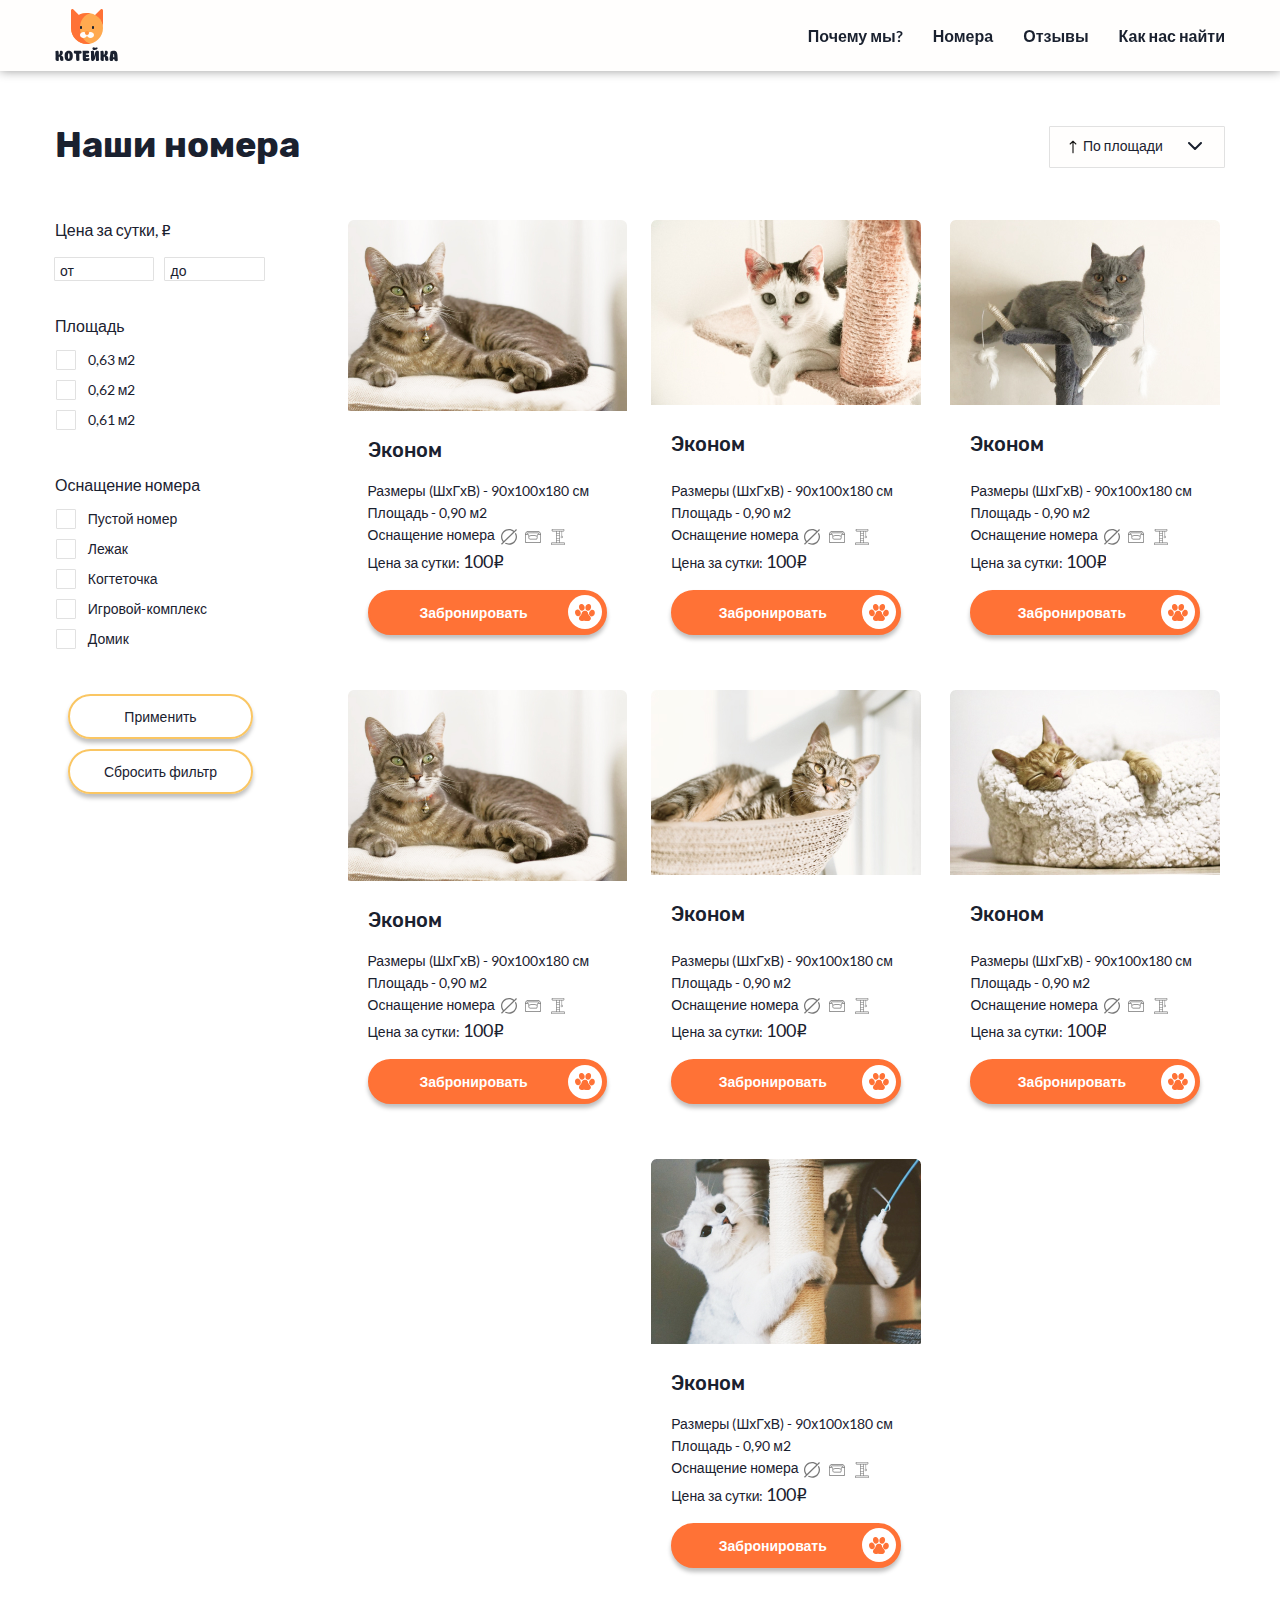
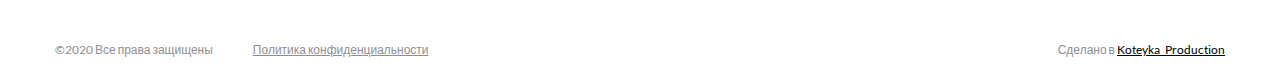
<file: index.html>
<!doctype html>
<html lang="ru">
<head>
    <meta charset="UTF-8">
    <meta name="viewport"
          content="width=device-width, user-scalable=no, initial-scale=1.0, maximum-scale=1.0, minimum-scale=1.0">
    <meta http-equiv="X-UA-Compatible" content="ie=edge">
    <title>Атель для котеек</title>
    <link rel="stylesheet" href="./css/reset.css">
    <link rel="stylesheet" href="./fonts/Lato/stylesheet.css">
    <link rel="stylesheet" href="./fonts/Rubik/stylesheet.css">
    <link rel="stylesheet" href="./fonts/ALSRubl/stylesheet.css">
    <link rel="stylesheet" href="./css/style.css">
</head>
<body>
    <div class="page">
        <div class="header">
            <div class="page__container page__container--header">
                <div class="header__logo" id="js-logo">
                    <a href="/">
                        <img src="./images/logo.svg" alt="Котейки">
                    </a>
                </div>
                <div class="nav">
                    <ul class="menu">
                        <li class="menu__list menu__list--active">Почему мы?</li>
                        <li class="menu__list">Номера</li>
                        <li class="menu__list">Отзывы</li>
                        <li class="menu__list">Как нас найти</li>
                    </ul>
                </div>
            </div>
        </div>
        <div class="main">
            <div class="page__container">
                <div class="page__title page-head">
                    <h1 class="page-head__title">Наши номера</h1>
                    <div class="page-head__additional">
                        <div class="sorting">
                            <div class="sorting__list" id="js-sorting__list">
                                <div class="sorting__item" data-value="su" tabindex="0" style="display: block;">
                                    <i class="icon icon--list icon--up"></i>
                                    По площади
                                </div>
                                <div class="sorting__item" data-value="sd" tabindex="0">
                                    <i class="icon icon--list icon--down"></i>
                                    По площади
                                </div>
                                <div class="sorting__item" data-value="pu" tabindex="0">
                                    <i class="icon icon--list icon--up"></i>
                                    По цене
                                </div>
                                <div class="sorting__item" data-value="pd" tabindex="0">
                                    <i class="icon icon--list icon--down"></i>
                                    По цене
                                </div>
                            </div>
                            <div class="sorting__marker sorting__marker--active">
                                <i clas="icon icon--list icon--downmenu"></i>
                            </div>
                        </div>
                    </div>
                </div>
                <div class="page__aside">
                    <div class="filter">
                        <div class="filter__group">
                            <div class="filter__name">Цена за сутки, <i class="ruble">Р</i></div>
                            <div class="filter__row">
                                <div class="filter__col">
                                    <i class="range range--down"></i><input type="text" class="input input--range">
                                </div>
                                <div class="filter__col">
                                    <i class="range range--up"></i><input type="text" class="input input--range">
                                </div>
                            </div>
                        </div>
                        <div class="filter__group">
                            <div class="filter__name">Площадь</div>
                            <div class="filter__check">
                                <input type="checkbox" class="input" id="s1">
                                <label class="filter__label" for="s1">0,63 м<sup>2</sup></label>
                            </div>
                            <div class="filter__check">
                                <input type="checkbox" class="input" id="s2">
                                <label class="filter__label" for="s2">0,62 м<sup>2</sup></label>
                            </div>
                            <div class="filter__check">
                                <input type="checkbox" class="input" id="s3">
                                <label class="filter__label" for="s3">0,61 м<sup>2</sup></label>
                            </div>
                        </div>
                        <div class="filter__group">
                            <div class="filter__name">Оснащение номера</div>
                            <div class="filter__check">
                                <input type="checkbox" class="input" id="dop1">
                                <label class="filter__label" for="dop1">Пустой номер</label>
                            </div>
                            <div class="filter__check">
                                <input type="checkbox" class="input" id="dop2">
                                <label class="filter__label" for="dop2">Лежак</label>
                            </div>
                            <div class="filter__check">
                                <input type="checkbox" class="input" id="dop3">
                                <label class="filter__label" for="dop3">Когтеточка</label>
                            </div>
                            <div class="filter__check">
                                <input type="checkbox" class="input" id="dop4">
                                <label class="filter__label" for="dop4">Игровой-комплекс</label>
                            </div>
                            <div class="filter__check">
                                <input type="checkbox" class="input" id="dop5">
                                <label class="filter__label" for="dop5">Домик</label>
                            </div>
                        </div>
                        <div class="filter__actions">
                            <div class="filter__btn btn" tabindex="0">Применить</div>
                            <div class="filter__btn btn" tabindex="0">Сбросить фильтр</div>
                        </div>
                    </div>
                </div>
                <div class="page__content">
                    <div class="catalog">
                        <div class="catalog__list">
                            <div class="catalog__card">
                                <div class="card">
                                    <div class="card__view">
                                        <picture>
                                            <img src="./images/card_preview/catalog-img-1.jpg" alt="Кот в эконом">
                                        </picture>
                                    </div>
                                    <div class="card__info">
                                    <div class="card__title">Эконом</div>
                                    <ul class="card__list">
                                        <li class="card__group">
                                            <span class="card__param">Размеры (ШхГхВ)</span>
                                            <span class="card__value">90х100х180 см</span>
                                        </li>
                                        <li class="card__group">
                                            <span class="card__param">Площадь</span>
                                            <span class="card__value">0,90 м2</span>
                                        </li>
                                        <li class="card__group">
                                            <span class="card__param card__param--clear">Оснащение номера</span>
                                            <span class="card__value">
                                                <i class="card__icon icon icon--add1" title="Не одиночный"></i>
                                                <i class="card__icon icon icon--add2" title="Пустой номер"></i>
                                                <i class="card__icon icon icon--add3" title="Когтечка"></i>
                                            </span>
                                        </li>
                                        <li class="card__group">
                                            <span class="card__param card__param--price">Цена за сутки</span>
                                            <span class="card__value card__value--price">100<i class="ruble">Р</i></span>
                                        </li>
                                    </ul>
                                    <div class="card__actions">
                                        <div class="card__btn btn" tabindex="0">
                                            Забронировать
                                            <i class="cat-icon"></i>
                                        </div>
                                    </div>
                                </div>
                                </div>
                            </div>
                            <div class="catalog__card">
                                <div class="card">
                                    <div class="card__view">
                                        <picture>
                                            <img src="./images/card_preview/catalog-img-2.jpg" alt="Кот в эконом">
                                        </picture>
                                    </div>
                                    <div class="card__info">
                                    <div class="card__title">Эконом</div>
                                    <ul class="card__list">
                                        <li class="card__group">
                                            <span class="card__param">Размеры (ШхГхВ)</span>
                                            <span class="card__value">90х100х180 см</span>
                                        </li>
                                        <li class="card__group">
                                            <span class="card__param">Площадь</span>
                                            <span class="card__value">0,90 м2</span>
                                        </li>
                                        <li class="card__group">
                                            <span class="card__param  card__param--clear">Оснащение номера</span>
                                            <span class="card__value">
                                                <i class="card__icon icon icon--add1"></i>
                                                <i class="card__icon icon icon--add2"></i>
                                                <i class="card__icon icon icon--add3"></i>
                                            </span>
                                        </li>
                                        <li class="card__group">
                                            <span class="card__param card__param--price">Цена за сутки</span>
                                            <span class="card__value card__value--price">100<i class="ruble">Р</i></span>
                                        </li>
                                    </ul>
                                    <div class="card__actions">
                                        <div class="card__btn btn" tabindex="0">
                                            Забронировать
                                            <i class="cat-icon"></i>
                                        </div>
                                    </div>
                                </div>
                                </div>
                            </div>
                            <div class="catalog__card">
                                <div class="card">
                                    <div class="card__view">
                                        <picture>
                                            <img src="./images/card_preview/catalog-img-3.jpg" alt="Кот в эконом">
                                        </picture>
                                    </div>
                                    <div class="card__info">
                                    <div class="card__title">Эконом</div>
                                    <ul class="card__list">
                                        <li class="card__group">
                                            <span class="card__param">Размеры (ШхГхВ)</span>
                                            <span class="card__value">90х100х180 см</span>
                                        </li>
                                        <li class="card__group">
                                            <span class="card__param">Площадь</span>
                                            <span class="card__value">0,90 м2</span>
                                        </li>
                                        <li class="card__group">
                                            <span class="card__param  card__param--clear">Оснащение номера</span>
                                            <span class="card__value">
                                                <i class="card__icon icon icon--add1"></i>
                                                <i class="card__icon icon icon--add2"></i>
                                                <i class="card__icon icon icon--add3"></i>
                                            </span>
                                        </li>
                                        <li class="card__group">
                                            <span class="card__param card__param--price">Цена за сутки</span>
                                            <span class="card__value card__value--price">100<i class="ruble">Р</i></span>
                                        </li>
                                    </ul>
                                    <div class="card__actions">
                                        <div class="card__btn btn" tabindex="0">
                                            Забронировать
                                            <i class="cat-icon"></i>
                                        </div>
                                    </div>
                                </div>
                                </div>
                            </div>
                            <div class="catalog__card">
                                <div class="card">
                                    <div class="card__view">
                                        <img src="./images/card_preview/catalog-img-1.jpg" alt="Кот в эконом">
                                    </div>
                                    <div class="card__info">
                                    <div class="card__title">Эконом</div>
                                    <ul class="card__list">
                                        <li class="card__group">
                                            <span class="card__param">Размеры (ШхГхВ)</span>
                                            <span class="card__value">90х100х180 см</span>
                                        </li>
                                        <li class="card__group">
                                            <span class="card__param">Площадь</span>
                                            <span class="card__value">0,90 м2</span>
                                        </li>
                                        <li class="card__group">
                                            <span class="card__param  card__param--clear">Оснащение номера</span>
                                            <span class="card__value">
                                                <i class="card__icon icon icon--add1"></i>
                                                <i class="card__icon icon icon--add2"></i>
                                                <i class="card__icon icon icon--add3"></i>
                                            </span>
                                        </li>
                                        <li class="card__group">
                                            <span class="card__param card__param--price">Цена за сутки</span>
                                            <span class="card__value card__value--price">100<i class="ruble">Р</i></span>
                                        </li>
                                    </ul>
                                    <div class="card__actions">
                                        <div class="card__btn btn" tabindex="0">
                                            Забронировать
                                            <i class="cat-icon"></i>
                                        </div>
                                    </div>
                                </div>
                                </div>
                            </div>
                            <div class="catalog__card">
                                <div class="card">
                                    <div class="card__view">
                                        <picture>
                                            <img src="./images/card_preview/catalog-img-4.jpg" alt="Кот в эконом">
                                        </picture>
                                    </div>
                                    <div class="card__info">
                                    <div class="card__title">Эконом</div>
                                    <ul class="card__list">
                                        <li class="card__group">
                                            <span class="card__param">Размеры (ШхГхВ)</span>
                                            <span class="card__value">90х100х180 см</span>
                                        </li>
                                        <li class="card__group">
                                            <span class="card__param">Площадь</span>
                                            <span class="card__value">0,90 м2</span>
                                        </li>
                                        <li class="card__group">
                                            <span class="card__param  card__param--clear">Оснащение номера</span>
                                            <span class="card__value">
                                                <i class="card__icon icon icon--add1"></i>
                                                <i class="card__icon icon icon--add2"></i>
                                                <i class="card__icon icon icon--add3"></i>
                                            </span>
                                        </li>
                                        <li class="card__group">
                                            <span class="card__param card__param--price">Цена за сутки</span>
                                            <span class="card__value card__value--price">100<i class="ruble">Р</i></span>
                                        </li>
                                    </ul>
                                    <div class="card__actions">
                                        <div class="card__btn btn" tabindex="0">
                                            Забронировать
                                            <i class="cat-icon"></i>
                                        </div>
                                    </div>
                                </div>
                                </div>
                            </div>
                            <div class="catalog__card">
                                <div class="card">
                                    <div class="card__view">
                                        <picture>
                                            <img src="./images/card_preview/catalog-img-5.jpg" alt="Кот в эконом">
                                        </picture>
                                    </div>
                                    <div class="card__info">
                                    <div class="card__title">Эконом</div>
                                    <ul class="card__list">
                                        <li class="card__group">
                                            <span class="card__param">Размеры (ШхГхВ)</span>
                                            <span class="card__value">90х100х180 см</span>
                                        </li>
                                        <li class="card__group">
                                            <span class="card__param">Площадь</span>
                                            <span class="card__value">0,90 м2</span>
                                        </li>
                                        <li class="card__group">
                                            <span class="card__param  card__param--clear">Оснащение номера</span>
                                            <span class="card__value">
                                                <i class="card__icon icon icon--add1"></i>
                                                <i class="card__icon icon icon--add2"></i>
                                                <i class="card__icon icon icon--add3"></i>
                                            </span>
                                        </li>
                                        <li class="card__group">
                                            <span class="card__param card__param--price">Цена за сутки</span>
                                            <span class="card__value card__value--price">100<i class="ruble">Р</i></span>
                                        </li>
                                    </ul>
                                    <div class="card__actions">
                                        <div class="card__btn btn" tabindex="0">
                                            Забронировать
                                            <i class="cat-icon"></i>
                                        </div>
                                    </div>
                                </div>
                                </div>
                            </div>
                            <div class="catalog__card">
                                <div class="card">
                                    <div class="card__view">
                                        <picture>
                                            <img src="./images/card_preview/catalog-img-6.jpg" alt="Кот в эконом">
                                        </picture>
                                    </div>
                                    <div class="card__info">
                                    <div class="card__title">Эконом</div>
                                    <ul class="card__list">
                                        <li class="card__group">
                                            <span class="card__param">Размеры (ШхГхВ)</span>
                                            <span class="card__value">90х100х180 см</span>
                                        </li>
                                        <li class="card__group">
                                            <span class="card__param">Площадь</span>
                                            <span class="card__value">0,90 м2</span>
                                        </li>
                                        <li class="card__group">
                                            <span class="card__param  card__param--clear">Оснащение номера</span>
                                            <span class="card__value">
                                                <i class="card__icon icon icon--add1"></i>
                                                <i class="card__icon icon icon--add2"></i>
                                                <i class="card__icon icon icon--add3"></i>
                                            </span>
                                        </li>
                                        <li class="card__group">
                                            <span class="card__param card__param--price">Цена за сутки</span>
                                            <span class="card__value card__value--price">100<i class="ruble">Р</i></span>
                                        </li>
                                    </ul>
                                    <div class="card__actions">
                                        <div class="card__btn btn" tabindex="0">
                                            Забронировать
                                            <i class="cat-icon"></i>
                                        </div>
                                    </div>
                                </div>
                                </div>
                            </div>
                        </div>
                    </div>
                </div>
            </div>
        </div>
        <div class="footer">
            <div class="page__container">
                <div class="footer__copyright">2020 Все права защищены</div>
                <div class="footer__menu">
                    <ul class="line-menu">
                       <li><a class="line-menu__item" href="#">Политика конфиденциальности</a></li>
                    </ul>
                </div>
                <div class="footer__dev">
                    <div class="devs">
                        Сделано в <a class="devs__link" href="#">Koteyka_Production</a>
                    </div>
                </div>
            </div>
        </div>
    </div>
    <script src="./js/scripts.js"></script>
</body>
</html>
</file>
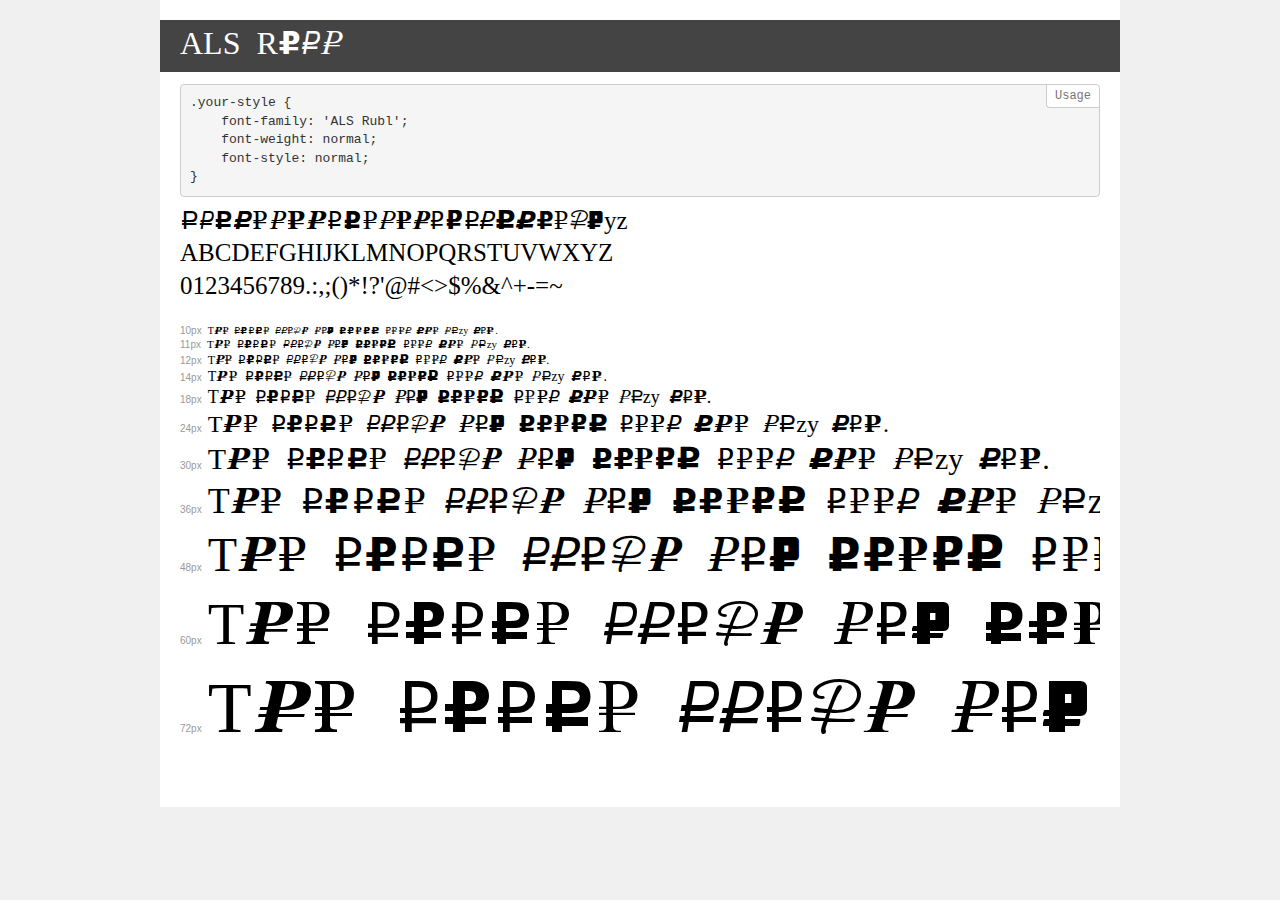
<file: fonts/ALSRubl/demo.html>
<!DOCTYPE html>
<html lang="en">
<head>
    <meta charset="utf-8">
    <meta http-equiv="X-UA-Compatible" content="IE=edge">
    <meta name="viewport" content="width=device-width, initial-scale=1">
    <meta name="robots" content="noindex, noarchive">
    <meta name="format-detection" content="telephone=no">
    <title>Transfonter demo</title>
    <link href="stylesheet.css" rel="stylesheet">
    <style>
        /*
        http://meyerweb.com/eric/tools/css/reset/
        v2.0 | 20110126
        License: none (public domain)
        */
        html, body, div, span, applet, object, iframe,
        h1, h2, h3, h4, h5, h6, p, blockquote, pre,
        a, abbr, acronym, address, big, cite, code,
        del, dfn, em, img, ins, kbd, q, s, samp,
        small, strike, strong, sub, sup, tt, var,
        b, u, i, center,
        dl, dt, dd, ol, ul, li,
        fieldset, form, label, legend,
        table, caption, tbody, tfoot, thead, tr, th, td,
        article, aside, canvas, details, embed,
        figure, figcaption, footer, header, hgroup,
        menu, nav, output, ruby, section, summary,
        time, mark, audio, video {
            margin: 0;
            padding: 0;
            border: 0;
            font-size: 100%;
            font: inherit;
            vertical-align: baseline;
        }
        /* HTML5 display-role reset for older browsers */
        article, aside, details, figcaption, figure,
        footer, header, hgroup, menu, nav, section {
            display: block;
        }
        body {
            line-height: 1;
        }
        ol, ul {
            list-style: none;
        }
        blockquote, q {
            quotes: none;
        }
        blockquote:before, blockquote:after,
        q:before, q:after {
            content: '';
            content: none;
        }
        table {
            border-collapse: collapse;
            border-spacing: 0;
        }
        /* demo styles */
        body {
            background: #f0f0f0;
            color: #000;
        }
        .page {
            background: #fff;
            width: 920px;
            margin: 0 auto;
            padding: 20px 20px 0 20px;
            overflow: hidden;
        }
        .font-container {
            overflow-x: auto;
            overflow-y: hidden;
            margin-bottom: 40px;
            line-height: 1.3;
            white-space: nowrap;
            padding-bottom: 5px;
        }
        h1 {
            position: relative;
            background: #444;
            font-size: 32px;
            color: #fff;
            padding: 10px 20px;
            margin: 0 -20px 12px -20px;
        }
        .letters {
            font-size: 25px;
            margin-bottom: 20px;
        }
        .s10:before {
            content: '10px';
        }
        .s11:before {
            content: '11px';
        }
        .s12:before {
            content: '12px';
        }
        .s14:before {
            content: '14px';
        }
        .s18:before {
            content: '18px';
        }
        .s24:before {
            content: '24px';
        }
        .s30:before {
            content: '30px';
        }
        .s36:before {
            content: '36px';
        }
        .s48:before {
            content: '48px';
        }
        .s60:before {
            content: '60px';
        }
        .s72:before {
            content: '72px';
        }
        .s10:before, .s11:before, .s12:before, .s14:before,
        .s18:before, .s24:before, .s30:before, .s36:before,
        .s48:before, .s60:before, .s72:before {
            font-family: Arial, sans-serif;
            font-size: 10px;
            font-weight: normal;
            font-style: normal;
            color: #999;
            padding-right: 6px;
        }
        pre {
            display: block;
            position: relative;
            padding: 9px;
            margin: 0 0 10px;
            font-family: Monaco, Menlo, Consolas, "Courier New", monospace;
            font-size: 13px;
            line-height: 1.428571429;
            color: #333;
            font-weight: normal;
            font-style: normal;
            background-color: #f5f5f5;
            border: 1px solid #ccc;
            overflow-x: auto;
            border-radius: 4px;
        }
        pre:after {
            display: block;
            position: absolute;
            right: 0;
            top: 0;
            content: 'Usage';
            line-height: 1;
            padding: 5px 8px;
            font-size: 12px;
            color: #767676;
            background-color: #fff;
            border: 1px solid #ccc;
            border-right: none;
            border-top: none;
            border-radius: 0 4px 0 4px;
            z-index: 10;
        }
        /* responsive */
        @media (max-width: 959px) {
            .page {
                width: auto;
                margin: 0;
            }
        }
    </style>
</head>
<body>
<div class="page">
    <div class="demo">
        <h1 style="font-family: 'ALS Rubl'; font-weight: normal; font-style: normal;">ALS Rubl</h1>
        <pre>.your-style {
    font-family: 'ALS Rubl';
    font-weight: normal;
    font-style: normal;
}</pre>
        <div class="font-container" style="font-family: 'ALS Rubl'; font-weight: normal; font-style: normal;">
            <p class="letters">
                abcdefghijklmnopqrstuvwxyz<br>
ABCDEFGHIJKLMNOPQRSTUVWXYZ<br>
                0123456789.:,;()*!?'@#<>$%&^+-=~
            </p>
            <p class="s10" style="font-size: 10px;">The quick brown fox jumps over the lazy dog.</p>
            <p class="s11" style="font-size: 11px;">The quick brown fox jumps over the lazy dog.</p>
            <p class="s12" style="font-size: 12px;">The quick brown fox jumps over the lazy dog.</p>
            <p class="s14" style="font-size: 14px;">The quick brown fox jumps over the lazy dog.</p>
            <p class="s18" style="font-size: 18px;">The quick brown fox jumps over the lazy dog.</p>
            <p class="s24" style="font-size: 24px;">The quick brown fox jumps over the lazy dog.</p>
            <p class="s30" style="font-size: 30px;">The quick brown fox jumps over the lazy dog.</p>
            <p class="s36" style="font-size: 36px;">The quick brown fox jumps over the lazy dog.</p>
            <p class="s48" style="font-size: 48px;">The quick brown fox jumps over the lazy dog.</p>
            <p class="s60" style="font-size: 60px;">The quick brown fox jumps over the lazy dog.</p>
            <p class="s72" style="font-size: 72px;">The quick brown fox jumps over the lazy dog.</p>
        </div>
    </div>
</div>
</body>
</html>
</file>
<file: fonts/Lato/stylesheet.css>
@font-face {
    font-family: 'Lato';
    src: url('Lato-Bold.eot');
    src: url('Lato-Bold.eot?#iefix') format('embedded-opentype'),
        url('Lato-Bold.woff2') format('woff2'),
        url('Lato-Bold.woff') format('woff'),
        url('Lato-Bold.svg#Lato-Bold') format('svg');
    font-weight: bold;
    font-style: normal;
    font-display: swap;
}

@font-face {
    font-family: 'Lato Hairline';
    src: url('Lato-Hairline.eot');
    src: url('Lato-Hairline.eot?#iefix') format('embedded-opentype'),
        url('Lato-Hairline.woff2') format('woff2'),
        url('Lato-Hairline.woff') format('woff'),
        url('Lato-Hairline.svg#Lato-Hairline') format('svg');
    font-weight: 300;
    font-style: normal;
    font-display: swap;
}

@font-face {
    font-family: 'Lato Hairline';
    src: url('Lato-HairlineItalic.eot');
    src: url('Lato-HairlineItalic.eot?#iefix') format('embedded-opentype'),
        url('Lato-HairlineItalic.woff2') format('woff2'),
        url('Lato-HairlineItalic.woff') format('woff'),
        url('Lato-HairlineItalic.svg#Lato-HairlineItalic') format('svg');
    font-weight: 300;
    font-style: italic;
    font-display: swap;
}

@font-face {
    font-family: 'Lato';
    src: url('Lato-BlackItalic.eot');
    src: url('Lato-BlackItalic.eot?#iefix') format('embedded-opentype'),
        url('Lato-BlackItalic.woff2') format('woff2'),
        url('Lato-BlackItalic.woff') format('woff'),
        url('Lato-BlackItalic.svg#Lato-BlackItalic') format('svg');
    font-weight: 900;
    font-style: italic;
    font-display: swap;
}

@font-face {
    font-family: 'Lato';
    src: url('Lato-Light.eot');
    src: url('Lato-Light.eot?#iefix') format('embedded-opentype'),
        url('Lato-Light.woff2') format('woff2'),
        url('Lato-Light.woff') format('woff'),
        url('Lato-Light.svg#Lato-Light') format('svg');
    font-weight: 300;
    font-style: normal;
    font-display: swap;
}

@font-face {
    font-family: 'Lato';
    src: url('Lato-Black.eot');
    src: url('Lato-Black.eot?#iefix') format('embedded-opentype'),
        url('Lato-Black.woff2') format('woff2'),
        url('Lato-Black.woff') format('woff'),
        url('Lato-Black.svg#Lato-Black') format('svg');
    font-weight: 900;
    font-style: normal;
    font-display: swap;
}

@font-face {
    font-family: 'Lato';
    src: url('Lato-BoldItalic.eot');
    src: url('Lato-BoldItalic.eot?#iefix') format('embedded-opentype'),
        url('Lato-BoldItalic.woff2') format('woff2'),
        url('Lato-BoldItalic.woff') format('woff'),
        url('Lato-BoldItalic.svg#Lato-BoldItalic') format('svg');
    font-weight: bold;
    font-style: italic;
    font-display: swap;
}

@font-face {
    font-family: 'Lato';
    src: url('Lato-Italic.eot');
    src: url('Lato-Italic.eot?#iefix') format('embedded-opentype'),
        url('Lato-Italic.woff2') format('woff2'),
        url('Lato-Italic.woff') format('woff'),
        url('Lato-Italic.svg#Lato-Italic') format('svg');
    font-weight: normal;
    font-style: italic;
    font-display: swap;
}

@font-face {
    font-family: 'Lato';
    src: url('Lato-Regular.eot');
    src: url('Lato-Regular.eot?#iefix') format('embedded-opentype'),
        url('Lato-Regular.woff2') format('woff2'),
        url('Lato-Regular.woff') format('woff'),
        url('Lato-Regular.svg#Lato-Regular') format('svg');
    font-weight: normal;
    font-style: normal;
    font-display: swap;
}

@font-face {
    font-family: 'Lato';
    src: url('Lato-LightItalic.eot');
    src: url('Lato-LightItalic.eot?#iefix') format('embedded-opentype'),
        url('Lato-LightItalic.woff2') format('woff2'),
        url('Lato-LightItalic.woff') format('woff'),
        url('Lato-LightItalic.svg#Lato-LightItalic') format('svg');
    font-weight: 300;
    font-style: italic;
    font-display: swap;
}
</file>
<file: fonts/Rubik/stylesheet.css>
@font-face {
    font-family: 'Rubik';
    src: url('Rubik-Medium.eot');
    src: url('Rubik-Medium.eot?#iefix') format('embedded-opentype'),
        url('Rubik-Medium.woff2') format('woff2'),
        url('Rubik-Medium.woff') format('woff'),
        url('Rubik-Medium.svg#Rubik-Medium') format('svg');
    font-weight: 500;
    font-style: normal;
    font-display: swap;
}

@font-face {
    font-family: 'Rubik';
    src: url('Rubik-Regular.eot');
    src: url('Rubik-Regular.eot?#iefix') format('embedded-opentype'),
        url('Rubik-Regular.woff2') format('woff2'),
        url('Rubik-Regular.woff') format('woff'),
        url('Rubik-Regular.svg#Rubik-Regular') format('svg');
    font-weight: normal;
    font-style: normal;
    font-display: swap;
}

@font-face {
    font-family: 'Rubik';
    src: url('Rubik-LightItalic.eot');
    src: url('Rubik-LightItalic.eot?#iefix') format('embedded-opentype'),
        url('Rubik-LightItalic.woff2') format('woff2'),
        url('Rubik-LightItalic.woff') format('woff'),
        url('Rubik-LightItalic.svg#Rubik-LightItalic') format('svg');
    font-weight: 300;
    font-style: italic;
    font-display: swap;
}

@font-face {
    font-family: 'Rubik';
    src: url('Rubik-BlackItalic.eot');
    src: url('Rubik-BlackItalic.eot?#iefix') format('embedded-opentype'),
        url('Rubik-BlackItalic.woff2') format('woff2'),
        url('Rubik-BlackItalic.woff') format('woff'),
        url('Rubik-BlackItalic.svg#Rubik-BlackItalic') format('svg');
    font-weight: 900;
    font-style: italic;
    font-display: swap;
}

@font-face {
    font-family: 'Rubik';
    src: url('Rubik-Light.eot');
    src: url('Rubik-Light.eot?#iefix') format('embedded-opentype'),
        url('Rubik-Light.woff2') format('woff2'),
        url('Rubik-Light.woff') format('woff'),
        url('Rubik-Light.svg#Rubik-Light') format('svg');
    font-weight: 300;
    font-style: normal;
    font-display: swap;
}

@font-face {
    font-family: 'Rubik';
    src: url('Rubik-BoldItalic.eot');
    src: url('Rubik-BoldItalic.eot?#iefix') format('embedded-opentype'),
        url('Rubik-BoldItalic.woff2') format('woff2'),
        url('Rubik-BoldItalic.woff') format('woff'),
        url('Rubik-BoldItalic.svg#Rubik-BoldItalic') format('svg');
    font-weight: bold;
    font-style: italic;
    font-display: swap;
}

@font-face {
    font-family: 'Rubik';
    src: url('Rubik-Black.eot');
    src: url('Rubik-Black.eot?#iefix') format('embedded-opentype'),
        url('Rubik-Black.woff2') format('woff2'),
        url('Rubik-Black.woff') format('woff'),
        url('Rubik-Black.svg#Rubik-Black') format('svg');
    font-weight: 900;
    font-style: normal;
    font-display: swap;
}

@font-face {
    font-family: 'Rubik';
    src: url('Rubik-MediumItalic.eot');
    src: url('Rubik-MediumItalic.eot?#iefix') format('embedded-opentype'),
        url('Rubik-MediumItalic.woff2') format('woff2'),
        url('Rubik-MediumItalic.woff') format('woff'),
        url('Rubik-MediumItalic.svg#Rubik-MediumItalic') format('svg');
    font-weight: 500;
    font-style: italic;
    font-display: swap;
}

@font-face {
    font-family: 'Rubik';
    src: url('Rubik-Italic.eot');
    src: url('Rubik-Italic.eot?#iefix') format('embedded-opentype'),
        url('Rubik-Italic.woff2') format('woff2'),
        url('Rubik-Italic.woff') format('woff'),
        url('Rubik-Italic.svg#Rubik-Italic') format('svg');
    font-weight: normal;
    font-style: italic;
    font-display: swap;
}

@font-face {
    font-family: 'Rubik';
    src: url('Rubik-Bold.eot');
    src: url('Rubik-Bold.eot?#iefix') format('embedded-opentype'),
        url('Rubik-Bold.woff2') format('woff2'),
        url('Rubik-Bold.woff') format('woff'),
        url('Rubik-Bold.svg#Rubik-Bold') format('svg');
    font-weight: bold;
    font-style: normal;
    font-display: swap;
}
</file>
<file: fonts/ALSRubl/stylesheet.css>
@font-face {
    font-family: 'ALS Rubl';
    src: url('ALSRubl.eot');
    src: url('ALSRubl.eot?#iefix') format('embedded-opentype'),
        url('ALSRubl.woff2') format('woff2'),
        url('ALSRubl.woff') format('woff'),
        url('ALSRubl.svg#ALSRubl') format('svg');
    font-weight: normal;
    font-style: normal;
    font-display: swap;
}
</file>
<file: css/style.css>
:root {
    font-family: 'Lato', sans-serif;
    font-size: 14px;
    font-weight: 400;
    color: #1A212F;
}
img {
    max-width: 100%;
}
.page {
    font-family: 'Lato', sans-serif;
    font-size: 14px;
    font-weight: 400;
    color: #1A212F;
}
.page__container {
    display: flex;
    flex-flow: row wrap;
    justify-content: space-between;
    align-items: stretch;
    max-width: 1200px;
    padding: 0 15px;
    margin: 0 auto;
    box-sizing: border-box;
}
.page__container--header {
    align-items: center;
}
.page__title {
    display: flex;
    flex-flow: row nowrap;
    justify-content: space-between;
    align-items: flex-end;
    width: 100%;
    padding: 52px 0 54px;
}
.page__aside {
    width: 25%;
}
.page__content {
    width: 75%;
}
/*-------------*/
.header,
.main {
    position: relative;
}
/*-------------*/
.header {
    position: fixed;
    left: 0;
    right: 0;
    top: 0;
    z-index: 2;
    background-color: #FFFEFD;
    box-shadow: 0 0 10px rgba(0, 0, 0, .4);
}
.header__logo {
    padding: 9px 0 7px;
}
.header__logo--mini {
    padding: 1px 0 1px;
}
/*-------------*/
.main {
    padding-top: 71px;
    z-index: 1;
}
/*-------------*/
.footer {
    font-size: 12px;
    line-height: 14px;
    padding: 20px 0;
    color: #8F8F8F;
}
.footer__dev {
    flex-grow: 1;
    text-align: right;
}
.footer__menu {
    padding: 0 40px;
}
.footer__copyright:before {
    content: '©';
}
/*-------------*/
.menu {
    display: flex;
    justify-content: flex-end;
    align-items: center;
    margin-right: -15px;
}
.menu__list {
    padding: 15px;
    font-weight: 600;
    font-size: 16px;
}
/*-------------*/
.line-menu {}
.line-menu__item {
    color: inherit;
}
.line-menu__item:hover {
    text-decoration: underline;
    outline: none;
}
/*-------------*/
.line-menu {}
.line-menu__item {
    color: inherit;
}
.line-menu__item:hover,
.line-menu__item:focus,
.line-menu__item:active {
    text-decoration: underline;
    outline: none;
}
/*-------------*/
.devs {}
.devs__link {
    color: #000000;
    text-decoration: underline;
}
.devs__link:hover,
.devs__link:focus,
.devs__link:active {
    text-decoration: none;
    outline: none;
}
/*-------------*/
.page-head {}
.page-head__title {
    font-family: 'Rubik', sans-serif;
    font-weight: 700;
    font-size: 36px;
    line-height: 43px;
}
/*-------------*/
.sorting {
    position: relative;
    width: 176px;
    height: 40px;
    z-index: 1;
    cursor: pointer;
}
.sorting__item {
    display: none;
    text-overflow: ellipsis;
    white-space: nowrap;
    overflow: hidden;
    padding: 12px 61px 13px 30px;
}
.sorting__item:hover,
.sorting__item:focus {
    outline: none;
    background: #f1f1f1;
}
.sorting__item--active {
    display: block;
    order: -1;
    text-shadow: 0 0 1px #1A212F;
}
.sorting__marker {
    position: absolute;
    top: 0;
    bottom: 0;
    right: 20px;
    width: 20px;
    background-color: transparent;
    background-image: url('../images/ico_menudown.svg');
    background-repeat: no-repeat;
    background-position: 50% 50%;
    transform: rotate(180deg);
    pointer-events: none;
}
.sorting__list {
    position: absolute;
    left: 0;
    right: 0;
    top: 0;
    display: flex;
    flex-flow: column nowrap;
    box-sizing: border-box;
    border: 1px solid #E1E1E1;
    border-radius: 1px;
    background: #fffefd;
}
.sorting__list:hover .sorting__item {
    display: block;
}
.sorting:hover .sorting__marker {
    transform: rotate(0deg);
}
/*----------*/
.btn {
    display: inline-block;
    line-height: 17px;
    font-width: 600;
    border: 2px solid #FAC663;
    padding: 12px;
    margin: 0 10px 10px 0;
    border-radius: 25px 25px;
    box-sizing: border-box;
    text-align: center;
    cursor: pointer;
    box-shadow: 0 4px 4px rgba(0, 0, 0, 0.25);
    box-sizing: border-box;
    transition: all .2s;
}
.btn:hover,
.btn:focus {
    outline: none;
    background-color: #FAC663;
    box-shadow: 0px 4px 5px rgba(0, 0, 0, 0);
}
/*-------------*/
.filter {
    max-width: 211px;
}
.filter__name {
    font-family: 'Lato', sans-serif;
    font-style: normal;
    font-weight: 500;
    font-size: 16px;
    line-height: 19px;
    margin-bottom: 15px;
}
.filter__group {
    margin-bottom: 35px;
}
.filter__row {
    display: flex;
    max-width: 100%;
}
.filter__col {
    width: calc(50% - 5px);
    margin-right: 10px;
}
.filter__check {
    display: flex;
    align-items: center;
    padding: 0 0 10px;
}
.filter__label {
    padding-left: 10px;
}
.filter__actions {
    text-align: center;
}
.filter__btn {
    width: 100%;
    max-width: 185px;
    display: inline-block;
    margin: 0 0 10px 0;
}
/*-------------*/
.icon {
    display: inline-block;
    width: 1rem;
    height: 1rem;
    vertical-align: middle;
    background-color: transparent;
    background-image: none;
    background-repeat: no-repeat;
    background-position: 50% 50%;
    background-size: contain;
    overflow: hidden;
}
.icon--list {
    margin-left: -1em;
}
.icon--up {
    background-image: url('../images/ico_top.svg');
}
.icon--down {
    background-image: url('../images/ico_top.svg');
    transform: rotate(180deg);
}
.icon--add1 {
    background-image: url('../images/add_1.svg');
}
.icon--add2 {
    background-image: url('../images/add_2.svg');
}
.icon--add3 {
    background-image: url('../images/add_3.svg');
}
.icon--add4 {
    background-image: url('../images/add_4.svg');
}
.icon--add5 {
    background-image: url('../images/add_5.svg');
}
/*----------*/
.cat-icon {
    position: absolute;
    top: 50%;
    right: 3px;
    display: inline-block;
    pointer-events: none;
    width: 34px;
    height: 34px;
    border-radius: 50%;
    background-color: #ffffff;
    background-image: url(../images/ico_action.svg);
    background-repeat: no-repeat;
    background-position: 50% 50%;
    transform: translateY(-50%);
}
/*----------*/
.ruble {
    display: inline-flex;
    width: 0.6em;
    overflow: hidden;
}
.ruble:before {
    content: "o";
    font-family: 'ALS Rubl', sans-serif;
    font-weight: normal;
    font-style: normal;
}
/*----------*/
.input {
    display: inline-flex;
    padding: 0;
    box-sizing: border-box;
    border: 1px solid #E1E1E1;
    border-radius: 1px;
    margin: 0 0.1em;
    -webkit-appearance: none;
    -moz-appearance: none;
    appearance: none;
    font-family: 'Lato', sans-serif;
    font-size: 14px;
    height: 24px;
    max-width: 100%;
}
.input:focus,
.input:active {
    outline-color: rgba(255, 170, 80, .4);
}
.input[type="checkbox"] {
    width: 20px;
    height: 20px;
    box-shadow: none;
    position: relative;
    overflow: hidden;
}
.input[type="checkbox"]:before {
    content: none;
    font-size: 0;
    color: transparent;
    position: absolute;
    top: 50%;
    left: 50%;
    background-repeat: no-repeat;
    background-position: 50% 50%;
    background-image: url('../images/ico_check.svg');
    background-color: transparent;
    width: auto;
    height: auto;
    height: 11px;
    width: 8px;
    transform: translate(-50%, -50%);
}
.input[type="checkbox"]:checked:before {
    content: '';
}
.input--range {
    padding-left: 27px;
}
/*----------*/
.range {
    width: 0;
    display: inline-flex;
    margin-right: -0.2em;
    vertical-align: middle;
    transform: translateX(100%);
}
.range:before {
    content: '';
    padding-left: 5px;
}
.range--down:before {
    content: 'от'
}
.range--up:before {
    content: 'до'
}
/*----------*/
.card {
    display: flex;
    flex-flow: column nowrap;
    max-width: 280px;
}
.card__info {
    flex: 1 1 auto;
    display: flex;
    flex-direction: column;
    justify-content: flex-end;
    padding: 25px 20px;
}
.card__actions {
    text-align: center;
}
.card__btn {
    position: relative;
    display: inline-flex;
    align-items: center;
    padding: 12px 42px 12px 15px;
    background-color: #FF7236;
    border-color: #FF7236;
    font-weight: 600;
    color: #ffffff;
    width: 100%;
    margin: 0;
    justify-content: center;
}
.card__btn:hover,
.card__btn:focus,
.card__btn:active {
    background-color: #F05B1B;
    box-shadow: 0px 4px 5px rgba(0, 0, 0, 0);
}
.card__title {
    font-family: 'Rubik', sans-serif;
    font-weight: 500;
    font-size: 20px;
    line-height: 24px;
    color: #1A212F;
    flex: 1 1 auto;
    margin-bottom: 20px;
}
.card__list {
    margin-bottom: 10px;
}
.card__group {
    line-height: 17px;
    margin-bottom: 5px;
}
.card__param:after {
    content: " - ";
}
.card__param--clear:after {
    content: none;
}
.card__param--price:after {
    content: ": ";
}
.card__value--price {
    font-weight: 500;
    font-size: 18px;
    line-height: 22px;
}
.card__icon {
    padding: 1px;
    margin: 0 .2rem;
    font-size: 0;
    color: transparent;
    cursor: pointer;
}
.card__icon:hover,
.card__icon:focus {
    outline: none;
}
/*----------*/
.catalog {}
.catalog__list {
    display: flex;
    flex-flow: row wrap;
    justify-content: flex-start;
    margin-right: -20px;
}
.catalog__card {
    display: flex;
    flex-flow: row wrap;
    flex: 1 1 auto;
    width: calc(100%/3 - 20px);
    margin-right: 20px;
    margin-bottom: 30px;
    justify-content: center;
}
/*----------*/
/*----------*/
/*----------*/
</file>
